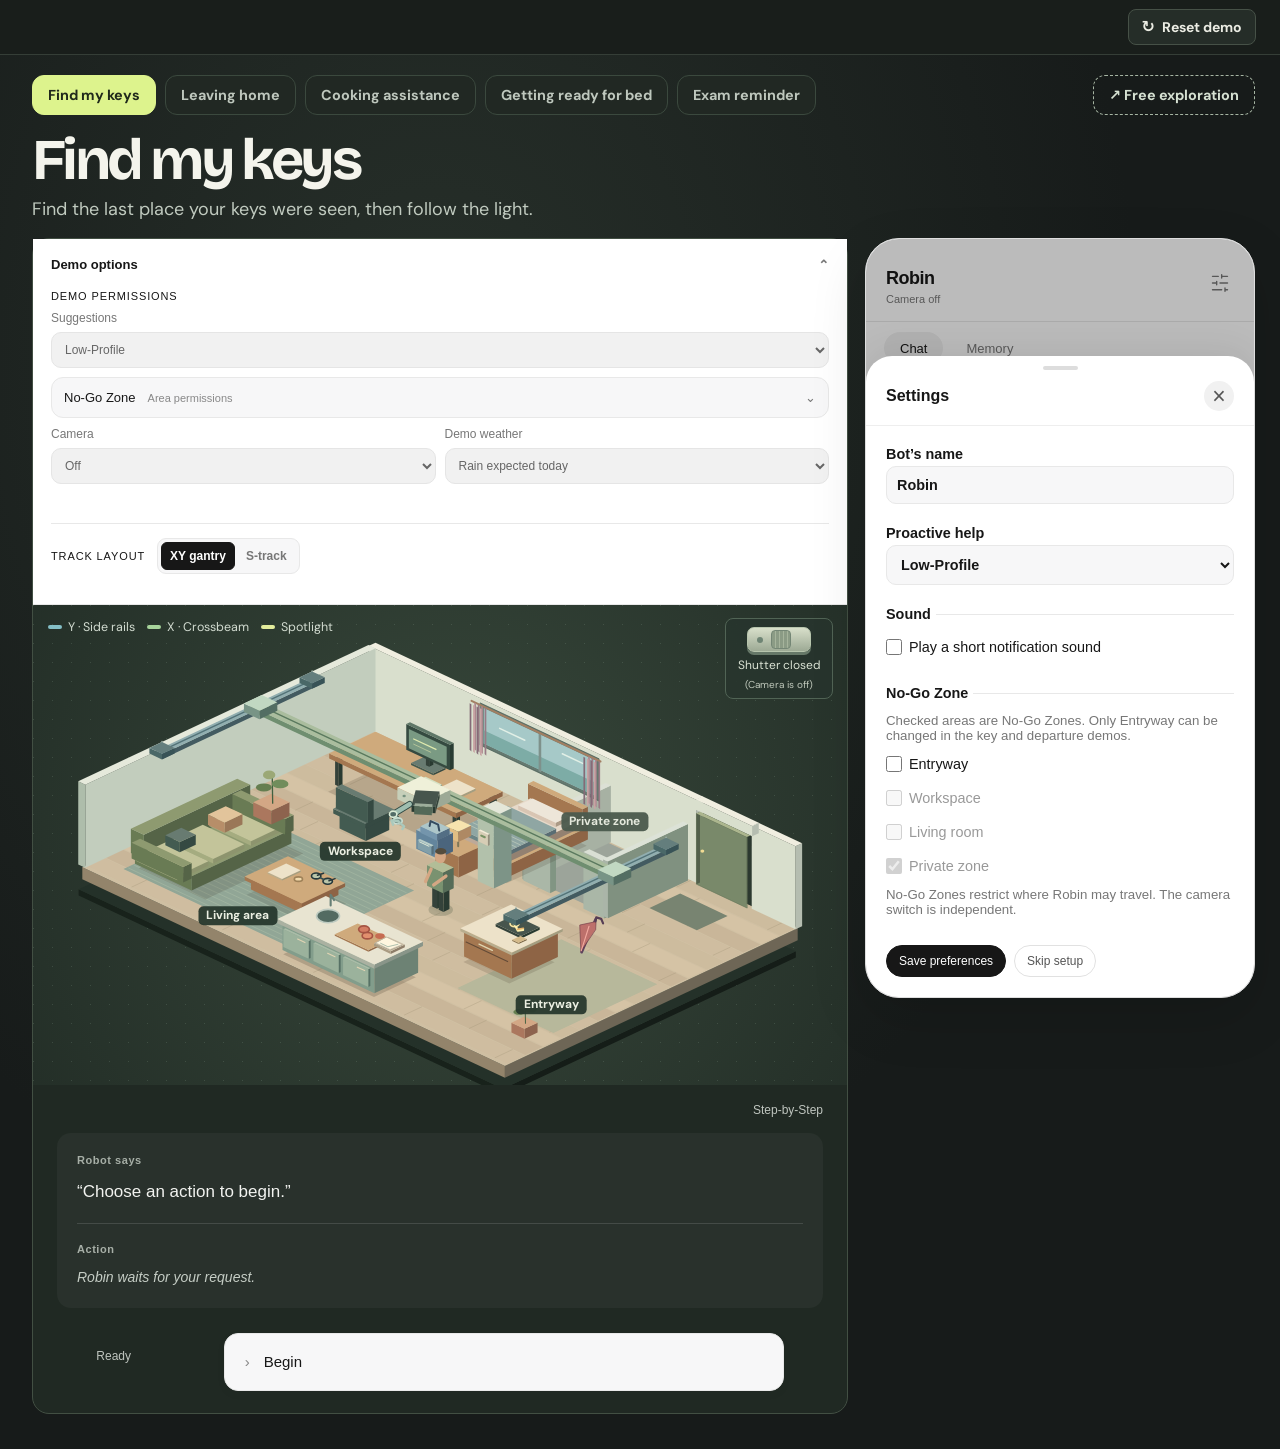
<file: web/index.html>
<!doctype html>
<html lang="en">
<head>
  <meta charset="utf-8">
  <meta name="viewport" content="width=device-width, initial-scale=1">
  <meta name="description" content="An interactive HCI prototype for an indoor AI companion with user-controlled sensing.">
  <meta name="theme-color" content="#171b1a">
  <title>HCI AI Companion · Interactive prototype</title>
  <link rel="icon" href="data:,">
  <link rel="stylesheet" href="./styles.css?v=84e3003f2086">
  <link rel="stylesheet" href="./appui/scene-ui.css?v=0397b3983a39">
  <script defer src="./room.js?v=777b081dcc30"></script>
  <script defer src="./scene-flows.js?v=46457f1d2d43"></script>
  <script defer src="./app.js?v=18145478b7ef"></script>
</head>
<body>
  <header class="site-header">
    <span id="brand-name" hidden></span>
    <div class="header-right">
      <button type="button" class="reset-button" data-action="reset"><span aria-hidden="true">↻</span> Reset demo</button>
    </div>
  </header>

  <main>
    <nav class="scene-nav" aria-label="Demo scenes" id="scenes">
      <button type="button" data-action="scene" data-value="keys" aria-current="true">Find my keys</button>
      <button type="button" data-action="scene" data-value="leaving">Leaving home</button>
      <button type="button" data-action="scene" data-value="cooking">Cooking assistance</button>
      <button type="button" data-action="scene" data-value="bedtime">Getting ready for bed</button>
      <button type="button" data-action="scene" data-value="exam">Exam reminder</button>
      <button type="button" class="free-explore" data-action="scene" data-value="free">↗ Free exploration</button>
    </nav>

    <section class="intro" aria-labelledby="scene-title">
      <div>
        <h1 id="scene-title">Find my keys</h1>
        <p id="scene-description">Find the last place your keys were seen, then follow the light.</p>
      </div>
    </section>

    <div class="workspace">
      <section class="studio" aria-labelledby="room-title">
        <header class="studio-header demo-studio-header">
<details class="demo-options" id="demo-options" open><summary>Demo options</summary><div id="privacy-shortcuts" class="privacy-shortcuts"></div><div class="track-options"><span class="shortcut-label">Track layout</span><div class="rail-switch" id="rail-switch" role="group" aria-label="Track layout"><button type="button" data-action="rail" data-value="gantry" aria-pressed="true">XY gantry</button><button type="button" data-action="rail" data-value="track" aria-pressed="false">S-track</button></div></div><p class="locked-note" id="locked-note" hidden>Area permissions and suggestions are fixed for this demo scene.</p></details>
          <div hidden><h2 id="room-title">Room preview</h2><p id="rail-summary"></p></div>
          <div class="rail-controls">
            <button type="button" class="motion-button" data-action="preview-motion"><span aria-hidden="true">▷</span> Preview motion</button>
          </div>
          <span class="camera-badge" id="model-camera"><i aria-hidden="true"></i><span>Camera off</span></span>
        </header>
        <div class="room-view" id="room-view">
          <canvas id="room-canvas" role="img" aria-label="Isometric apartment with a kitchen counter, desk, and bed by a curtained window"></canvas>
          <button type="button" class="resident-toggle" id="resident-toggle" aria-label="Move your character"
            aria-pressed="false" aria-describedby="resident-hint" hidden></button>
          <p class="resident-hint" id="resident-hint" aria-live="polite" hidden></p>
          <div class="room-key" aria-hidden="true">
            <span><i class="key-track"></i><span id="track-key">Y · Side rails</span></span>
            <span id="bridge-key"><i class="key-bridge"></i> X · Crossbeam</span>
            <span><i class="key-light"></i> Spotlight</span>
          </div>
          <button type="button" class="device-detail" id="device-detail" data-action="shutter"
            aria-label="Camera shutter" aria-pressed="false" title="Open camera shutter">
            <span class="device-body" aria-hidden="true"><i class="device-light"></i><i class="device-lens"></i><i class="shutter-plate"></i></span>
            <span id="shutter-state">Shutter closed</span><small id="camera-explanation">(Camera is off)</small>
          </button>
          <p class="motion-status" id="motion-status" hidden></p>
          <span class="room-object-name" id="room-object-name" role="status" hidden></span>
          <p class="room-caption" id="room-caption" hidden></p>
        </div>
        <div class="playback-mode">Step-by-Step</div>
        <div class="narrative-box" id="narrative-box" aria-live="polite"></div>
        <div class="studio-controls" id="scene-controls"></div>
      </section>

      <div class="app-column"><section class="companion" aria-labelledby="companion-title">
        <header class="companion-header">
          <span class="companion-mark" aria-hidden="true"><i></i></span>
          <div><h2 id="companion-title">Robin</h2><p id="companion-status">Camera off</p></div>
        </header>
        <nav class="phone-nav" aria-label="Companion panels" id="phone-nav">
          <button type="button" data-action="panel" data-value="chat" aria-current="true">Chat</button>
          <button type="button" data-action="panel" data-value="reminders">Memory <span id="reminder-count" hidden></span></button>
          <button type="button" data-action="panel" data-value="settings" aria-label="Settings" title="Settings"><svg width="20" height="20" viewBox="0 0 24 24" fill="none" stroke="currentColor" stroke-width="1.7" stroke-linecap="round" stroke-linejoin="round"><path d="M21 4h-7M10 4H3M21 12h-9M8 12H3M21 20h-3M14 20H3M14 2v4M8 10v4M18 18v4"/></svg></button>
        </nav>
        <div class="phone-content" id="phone-content"></div>
        <div class="settings-sheet" id="settings-sheet" aria-hidden="true" inert>
          <button class="sheet-shade" type="button" data-action="close-settings" aria-label="Close settings"></button>
          <section class="settings-surface" role="dialog" aria-modal="true" aria-label="Settings">
            <div class="sheet-handle"></div><div class="sheet-heading"><b>Settings</b><button type="button" data-action="close-settings" aria-label="Close settings">×</button></div>
            <div id="settings-body"></div>
          </section>
        </div>
      </section></div>
    </div>
    <p class="sr-only" id="announcement" aria-live="polite"></p>
  </main>
</body>
</html>
</file>
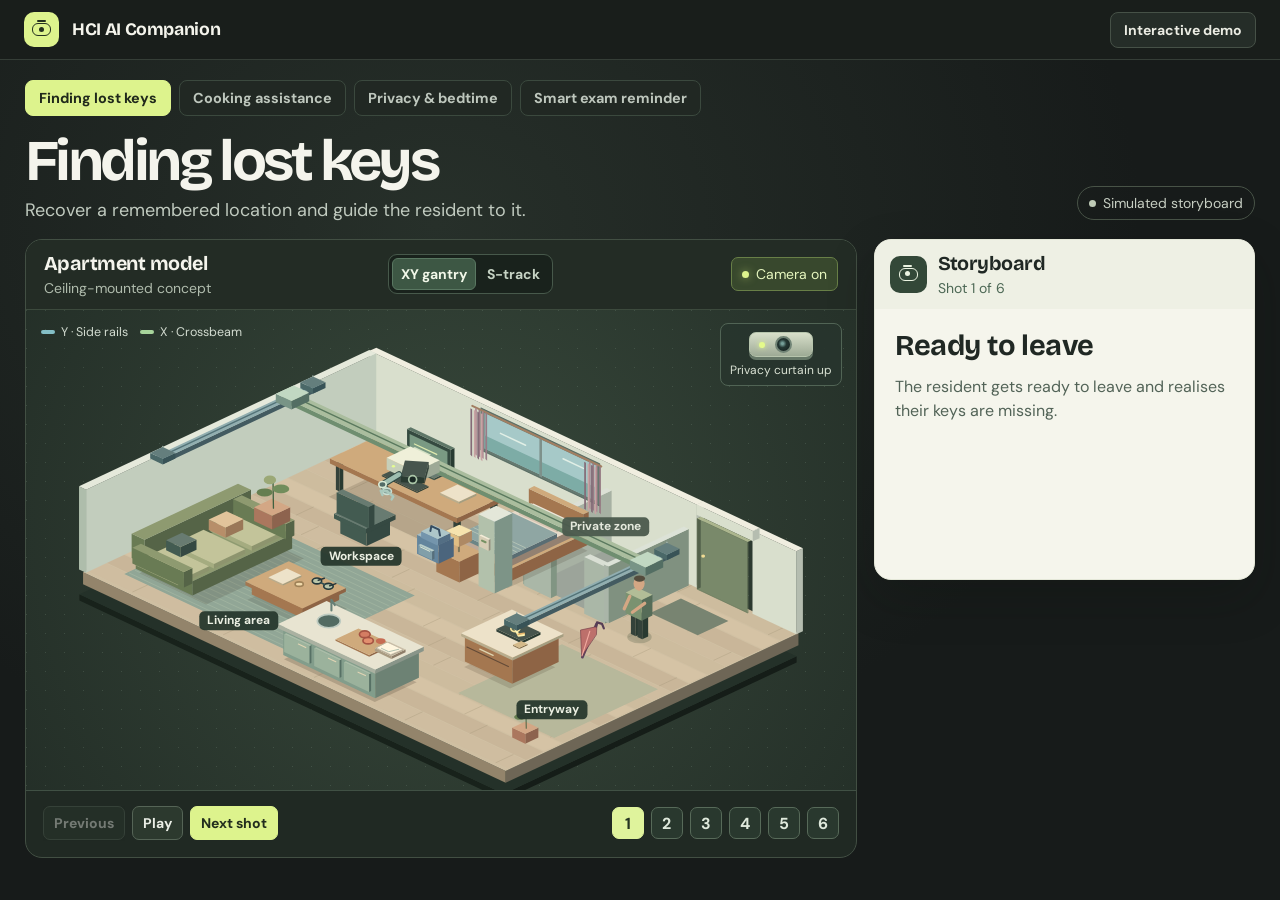
<file: web/storyboards.html>
<!doctype html>
<html lang="en">
<head>
  <meta charset="utf-8">
  <meta name="viewport" content="width=device-width, initial-scale=1">
  <meta name="theme-color" content="#171b1a">
  <title>HCI AI Companion · Storyboards</title>
  <link rel="icon" href="data:,">
  <link rel="stylesheet" href="./styles.css">
  <link rel="stylesheet" href="./storyboards.css">
  <script defer src="./room.js"></script>
  <script defer src="./storyboards.js"></script>
</head>
<body>
  <header class="site-header">
    <div class="brand"><span class="brand-mark" aria-hidden="true"><i></i></span>HCI AI Companion</div>
    <a class="reset-button story-return" href="./index.html">Interactive demo</a>
  </header>
  <main>
    <nav class="scene-nav" id="stories" aria-label="Storyboards">
      <button type="button" data-story="keys" aria-current="true">Finding lost keys</button>
      <button type="button" data-story="cooking">Cooking assistance</button>
      <button type="button" data-story="bedtime">Privacy &amp; bedtime</button>
      <button type="button" data-story="exam">Smart exam reminder</button>
    </nav>
    <section class="intro" aria-labelledby="story-title">
      <div><h1 id="story-title">Finding lost keys</h1><p id="story-description">A remembered location becomes a physical cue.</p></div>
      <span class="sim-label"><i aria-hidden="true"></i> Simulated storyboard</span>
    </section>
    <div class="workspace story-workspace">
      <section class="studio" aria-labelledby="story-title">
        <div id="room-content">
          <header class="studio-header">
            <div class="studio-heading"><h2 id="room-title">Apartment model</h2><p>Ceiling-mounted concept</p></div>
            <div class="rail-switch" id="story-rail" role="group" aria-label="Rail design">
              <button type="button" data-rail-choice="gantry" aria-pressed="true">XY gantry</button>
              <button type="button" data-rail-choice="track" aria-pressed="false">S-track</button>
            </div>
            <span class="camera-badge is-active" id="story-camera"><i aria-hidden="true"></i><span>Camera on</span></span>
          </header>
          <div class="room-view" id="room-view">
            <canvas id="room-canvas" role="img" aria-label="Apartment storyboard"></canvas>
            <div class="room-key" aria-hidden="true">
              <span><i class="key-track"></i><span id="story-track-key">Y · Side rails</span></span>
              <span id="story-bridge-key"><i class="key-bridge"></i> X · Crossbeam</span>
              <span id="story-clock" class="story-clock" hidden></span>
            </div>
            <div class="device-detail curtain-detail is-active" id="story-shutter" aria-hidden="true">
              <div class="device-body"><i class="device-light"></i><i class="device-lens"></i><i class="curtain-plate"></i></div>
              <span>Privacy curtain up</span>
            </div>
            <p class="motion-status" id="motion-status" hidden></p>
          </div>
        </div>
        <div class="exam-stage" id="exam-stage" hidden></div>
        <div class="studio-controls story-controls" id="story-controls">
          <div class="story-transport">
            <button type="button" class="stage-button" id="previous-shot">Previous</button>
            <button type="button" class="stage-button" id="play-story">Play</button>
            <button type="button" class="stage-button primary" id="next-shot">Next shot</button>
          </div>
          <div class="shot-steps" id="shot-steps" role="group" aria-label="Shots"></div>
        </div>
      </section>
      <section class="companion story-card" id="shot-card" aria-labelledby="shot-title">
        <header class="companion-header">
          <span class="companion-mark" aria-hidden="true"><i></i></span>
          <div><h2>Storyboard</h2><p id="shot-number">Shot 1 of 6</p></div>
        </header>
        <div id="shot-content" class="phone-content" aria-live="polite">
          <h3 id="shot-title">Ready to leave</h3>
          <p id="shot-description" class="panel-lead"></p>
          <div id="shot-lines"></div>
        </div>
      </section>
    </div>
  </main>
</body>
</html>
</file>
<file: web/styles.css>
@font-face{font-family:Bricolage;src:url("./assets/bricolage.woff2") format("woff2");font-weight:500 800;font-display:swap}
@font-face{font-family:DM Sans;src:url("./assets/dm-sans.woff2") format("woff2");font-weight:400 700;font-display:swap}

:root{
  color-scheme:dark;
  font-family:"DM Sans",system-ui,sans-serif;
  color:#f4f4ec;
  background:#171b1a;
  --paper:#f5f5ec;
  --ink:#202824;
  --muted:#adb8ae;
  --lime:#ddf38d;
  --line:#39443c;
}
*,*::before,*::after{box-sizing:border-box}
body{margin:0;min-width:300px;min-height:100vh;background:radial-gradient(ellipse at 34% 25%,#27302a 0%,#171b1a 59%)}
button,input,select{font:inherit}
button{cursor:pointer}
button:focus-visible,input:focus-visible,select:focus-visible,summary:focus-visible{outline:3px solid #81bcec;outline-offset:3px}
[hidden]{display:none!important}
.site-header{height:70px;border-bottom:1px solid #353e37;padding-inline:max(24px,calc((100% - 1360px)/2));display:flex;align-items:center;justify-content:space-between;gap:16px;background:#191e1b}
.brand,.header-right{display:flex;align-items:center;gap:13px}
.brand{font-family:Bricolage,system-ui,sans-serif;font-weight:700;font-size:1.1rem;letter-spacing:-.02em}
.brand-mark,.companion-mark{display:grid;place-items:center;border-radius:10px;width:35px;height:35px;background:var(--lime);color:#253120;flex:none}
.brand-mark i,.companion-mark i{width:19px;height:13px;border:1.6px solid currentColor;border-radius:6px;position:relative}
.brand-mark i::before,.companion-mark i::before{content:"";position:absolute;width:5px;height:5px;border-radius:50%;background:currentColor;left:5.5px;top:2.5px}
.brand-mark i::after,.companion-mark i::after{content:"";position:absolute;width:9px;left:3.5px;height:2px;border-radius:4px;top:-4px;background:currentColor}
.prototype-label{font-size:.875rem;color:var(--muted)}
.reset-button{background:#252d28;color:#ebece3;border:1px solid #465147;border-radius:8px;padding:8px 13px;font-size:.875rem;font-weight:700;white-space:nowrap}
.reset-button span{display:inline-block;font-size:1rem;line-height:1;margin-right:4px}
.reset-button:hover{background:#353f35}
main{max-width:1410px;margin:auto;padding:29px 25px 35px}
.scene-nav{display:flex;align-items:center;flex-wrap:wrap;gap:8px}
.scene-nav button{background:#212823;color:#bec7bd;border:1px solid #3b493e;border-radius:8px;padding:8px 13px;font-weight:700;font-size:.9rem}
.scene-nav .story-link{color:#e0efc5;border:1px solid #60734f;border-radius:8px;padding:8px 13px;font-weight:700;font-size:.9rem;text-decoration:none}
.scene-nav .story-link:hover{background:#3b4a31}
.scene-nav .story-link:focus-visible{outline:3px solid #81bcec;outline-offset:3px}
.scene-nav button[aria-current="true"]{background:var(--lime);color:#20291b;border-color:var(--lime)}
.scene-nav button:hover:not([aria-current="true"]){background:#313b32;color:#f5f6ef}
.intro{display:flex;justify-content:space-between;align-items:end;gap:18px;margin:22px 0 22px}
h1,h2,p{margin:0}
h1{font:700 clamp(2.38rem,5.1vw,4.5rem)/.99 Bricolage,system-ui,sans-serif;letter-spacing:-.062em}
.intro p{color:#c0cabf;margin-top:11px;font-size:clamp(.96rem,1.45vw,1.125rem)}
.sim-label{font-size:.875rem;color:#c6cec2;border:1px solid #485347;border-radius:20px;display:flex;align-items:center;gap:7px;padding:7px 11px;white-space:nowrap;margin-bottom:2px}
.sim-label i{width:7px;height:7px;border-radius:50%;display:block;background:#bfcbb7}

.workspace{display:grid;grid-template-columns:minmax(0,2.18fr) minmax(335px,1fr);align-items:start;gap:17px}
.studio{background:#202923;border:1px solid #424f43;border-radius:17px;overflow:hidden}
.studio-header{min-height:67px;display:flex;align-items:center;justify-content:space-between;gap:10px;padding:12px 18px;background:#232c25;border-bottom:1px solid #3c4a3d}
.studio-header h2,.companion-header h2{font:700 1.23rem/1.2 Bricolage,system-ui,sans-serif;letter-spacing:-.027em}
.studio-header p{color:#b0bcad;font-size:.875rem;margin-top:3px}
.studio-heading{min-width:0}
.rail-controls,.rail-switch{display:flex;align-items:center;gap:7px}
.rail-switch{gap:2px;padding:3px;background:#19221c;border:1px solid #47594b;border-radius:9px}
.rail-switch button,.motion-button{font-size:.875rem;font-weight:700;white-space:nowrap;border-radius:6px;padding:6px 8px}
.rail-switch button{background:transparent;border:1px solid transparent;color:#c6d3c4}
.rail-switch button:hover,.motion-button:hover{background:#3a4b3d;color:#f0f5ec}
.rail-switch button[aria-pressed="true"]{color:#f1f7e8;background:#3d5744;border-color:#597761}
.motion-button{background:#2d3b30;border:1px solid #526657;color:#e4eee2}
.motion-button span{margin-right:3px;color:#ddf38d}
.camera-badge{font-size:.875rem;color:#d8dfd5;border:1px solid #536055;background:#2d382f;padding:7px 10px;border-radius:7px;display:flex;align-items:center;gap:7px;white-space:nowrap}
.camera-badge i{width:7px;height:7px;display:block;flex:none;background:#a4afa4;border-radius:50%}
.camera-badge.is-active{border-color:#687f47;color:#e6f6be;background:#38482d}
.camera-badge.is-active i{background:var(--lime);box-shadow:0 0 8px #d2f17c8a}
.room-view{height:clamp(340px,35vw,500px);position:relative;overflow:hidden;background:#252f27}
#room-canvas{display:block;width:100%;height:100%}
.room-object-name{position:absolute;z-index:1;width:max-content;max-width:calc(100% - 12px);padding:4px 8px;border:1px solid #78917c;border-radius:6px;background:#26392e;color:#f4f8e9;font-size:.75rem;font-weight:700;line-height:1.2;box-shadow:0 2px 6px #16241a55;pointer-events:none}
.resident-toggle{position:absolute;width:44px;height:44px;transform:translate(-50%,-50%);border:1px solid transparent;border-radius:50%;background:none}
.resident-toggle:not(:disabled):hover,.resident-toggle[aria-pressed=true]{border-color:#d8f0ad;background:#d8f0ad20}
.resident-toggle:disabled{cursor:default}
.resident-hint{position:absolute;bottom:7px;left:10px;max-width:calc(100% - 20px);margin:0;padding:4px 8px;border-radius:6px;background:#273a2fec;color:#edf5e4;font-size:.75rem;pointer-events:none}
.room-view[data-resident-selected=true] #room-canvas{cursor:crosshair}
.room-key{position:absolute;left:15px;top:14px;display:flex;flex-wrap:wrap;gap:5px 12px;max-width:calc(100% - 143px);color:#d2dbd0;font-size:.78rem;pointer-events:none}
.room-key span{display:flex;align-items:center;gap:6px}
.room-key i{display:block;width:14px;height:4px;border-radius:3px}
.key-track{background:#84bfc6}
.room-view[data-rail="track"] .key-track{background:#83a786}
.key-bridge{background:#a7d49b}
.key-light{background:#e3ed9c}
.device-detail{position:absolute;top:13px;right:14px;display:grid;justify-items:center;gap:5px;min-width:108px;padding:8px 9px 7px;border:1px solid #516455;background:#28352dea;color:#d9e1d3;border-radius:8px;font-size:.75rem}
.device-detail:not(:disabled):hover{border-color:#b6caa8;background:#384b3e}
.device-detail:disabled{cursor:default}
.device-body{position:relative;width:64px;height:25px;border:1px solid #b7c5ad;border-radius:7px;background:linear-gradient(#d8dfca,#9daa95);box-shadow:0 3px 0 #667868;overflow:hidden}
.device-light,.device-lens,.shutter-plate{position:absolute}
.device-light{width:6px;height:6px;border-radius:50%;left:9px;top:9px;background:#6e8474}
.device-lens{width:17px;height:17px;left:25px;top:3px;border:2px solid #718476;border-radius:50%;background:radial-gradient(circle at 42% 43%,#759f99 1px,#243733 4px,#121b1a 100%)}
.shutter-plate{width:20px;height:19px;left:23px;top:2px;border:1px solid #748675;border-radius:4px;background:repeating-linear-gradient(90deg,#8b9b85 0 3px,#a6b49c 3px 4px);transition:translate .28s ease}
.device-detail.is-active .shutter-plate{translate:22px 0}
.device-detail.is-active .device-light{background:#e4fa8b;box-shadow:0 0 5px #ddf38d}
.device-detail.flash-shutter{animation:shutter-confirm .65s ease-out}
@keyframes shutter-confirm{0%{box-shadow:0 0 0 0 #c6d8c0b8}100%{box-shadow:0 0 0 10px #c6d8c000}}
.motion-status{position:absolute;top:43px;left:15px;border:1px solid #607e6b;background:#273a2fef;color:#eef5d9;border-radius:6px;padding:4px 7px;font-weight:700;font-size:.78rem;pointer-events:none}
.room-caption{position:absolute;bottom:14px;left:14px;right:14px;margin:0 auto;max-width:max-content;border:1px solid #607254;background:#1a241bec;padding:7px 12px;border-radius:7px;color:#edf4de;font-size:.875rem;text-align:center}
.studio-controls{display:flex;flex-wrap:wrap;column-gap:14px;row-gap:8px;align-items:center;padding:14px 17px 15px;border-top:1px solid #405044;min-height:91px}
.studio-controls:empty{display:none}
.delivery-queue{width:100%;display:flex;flex-wrap:wrap;align-items:center;gap:8px 12px;color:#e1e9d9;font-size:.82rem}
.delivery-queue ol{display:flex;flex-wrap:wrap;gap:7px;list-style:none;margin:0;padding:0}
.delivery-queue li{padding:4px 8px;border:1px solid #556859;border-radius:6px}
.delivery-queue li[aria-current=step]{background:#dfeacc;border-color:#dfeacc;color:#273a2d}
.studio-controls p{font-size:.875rem;color:#c1ccc0;flex-basis:100%}
.studio-actions,.inline-actions,.chip-list{display:flex;flex-wrap:wrap;gap:8px;align-items:center}
.stage-button{color:#e9ede5;border:1px solid #556456;border-radius:7px;background:#2c392e;padding:7px 10px;font-weight:700;font-size:.875rem;line-height:1.3}
.stage-button:hover{background:#435446}
.stage-button.primary{background:var(--lime);color:#222d1d;border-color:var(--lime)}
.stage-button.primary:hover{background:#efffba}

.companion{color-scheme:light;background:var(--paper);color:var(--ink);border:1px solid #e4e7d8;border-radius:17px;overflow:hidden;min-width:0;box-shadow:0 18px 47px #0c100d38}
.companion-header{min-height:67px;display:flex;align-items:center;gap:11px;padding:12px 15px;background:#eef0e4}
.companion-mark{width:37px;height:37px;background:#334838;color:#ecf4e2}
.companion-header p{font-size:.875rem;margin-top:3px;color:#4c6754}
.phone-nav{display:flex;border-block:1px solid #d7dccd;padding:0 12px;gap:5px;background:#f0f2e8}
.phone-nav button{flex:1;font-size:.9rem;border:0;border-bottom:2px solid transparent;color:#4d5d50;font-weight:700;background:transparent;padding:11px 6px 9px}
.phone-nav button[aria-current="true"]{border-bottom-color:#4c6545;color:#1e3426}
.phone-nav button:hover{background:#e7ecdd}
#reminder-count{background:#dbe9b6;color:#2d4121;padding:1px 5px;border-radius:12px;font-size:.75rem}
.phone-content{min-height:430px;padding:16px}
.phone-content h3{font:700 1.23rem/1.2 Bricolage,system-ui,sans-serif;letter-spacing:-.02em;margin:0 0 7px}
.panel-lead{font-size:.9rem;color:#526357;line-height:1.46;margin:0 0 13px}
.chat-layout{display:flex;flex-direction:column;min-height:398px}
.transcript{display:flex;flex-direction:column;gap:9px;min-height:128px;max-height:253px;overflow:auto;padding:2px 4px 7px 1px;scrollbar-color:#a4b59b transparent;scrollbar-width:thin}
.message{max-width:95%;width:fit-content;padding:9px 11px;border-radius:10px;font-size:.925rem;line-height:1.42;overflow-wrap:anywhere;background:#e6ebdf;border:1px solid #dce4d6}
.message.user{align-self:flex-end;background:#deeab5;border-color:#d7e3ab}
.message details,.detail-box details{font-size:.875rem;margin-top:6px;color:#3f5945}
.message summary,.detail-box summary{cursor:pointer;font-weight:700}
.observation dl,.detail-box dl{display:grid;grid-template-columns:auto 1fr;column-gap:8px;row-gap:3px;margin:7px 0 0}
.observation dt,.detail-box dt{font-weight:700}
.observation dd,.detail-box dd{margin:0}
.chat-bottom{margin-top:auto;padding-top:12px}
.chip-list{margin:0 0 9px}
.chip{border:1px solid #aebba7;border-radius:16px;background:#f8f9f2;color:#334a37;padding:6px 10px;font-size:.85rem;font-weight:700;text-align:left}
.chip:hover{background:#e8eedc}
.composer{display:flex;gap:7px;align-items:stretch}
input[type="text"],input[type="time"],select{background:#fbfcf6;color:var(--ink);border:1px solid #aab9a5;border-radius:7px;padding:8px 9px;min-width:0}
.composer input{flex:1;width:100%}
.phone-button{background:#f7f9f0;border:1px solid #a6b9a3;border-radius:7px;color:#304836;padding:7px 10px;font-size:.875rem;font-weight:700}
.phone-button:hover{background:#e3edd7}
.phone-button.primary{background:#344c39;border-color:#344c39;color:#fff}
.phone-button.primary:hover{background:#49694f}
.inline-actions{margin-top:8px}
.detail-box,.reminder-list li{margin:9px 0 1px;padding:10px;border-radius:9px;border:1px solid #ccd9c7;background:#edf2e5;font-size:.9rem;line-height:1.42}
.detail-box label{display:block;font-weight:700;margin-bottom:5px}
.reminder-list{list-style:none;padding:0;margin:0}
.reminder-list .reminder-row{display:flex;align-items:start;justify-content:space-between;gap:9px}
.reminder-row b{overflow-wrap:anywhere}
.reminder-row span{color:#516653}
.reminder-row button{flex:none}
.settings-layout{display:grid;gap:12px}
.control-group{border:0;border-top:1px solid #ccd6c8;margin:0;padding:8px 0 0;min-width:0}
.control-group legend{font-weight:700;padding:0 5px 0 0;font-size:.9rem}
.field-label{display:flex;flex-direction:column;gap:4px;font-size:.9rem;font-weight:700}
.field-check{align-items:center;display:flex;gap:7px;min-height:28px;font-size:.9rem}
.field-check input{width:16px;height:16px;accent-color:#3e6346;margin:0;flex:none}
.zone-note{font-size:.83rem;color:#526155;margin:4px 0}
.settings-layout select{width:100%}
.settings-privacy{display:flex;align-items:center;justify-content:space-between;gap:8px;font-size:.9rem}
.setup-form .inline-actions{margin-top:3px}
.sr-only{position:absolute;width:1px;height:1px;padding:0;margin:-1px;overflow:hidden;clip:rect(0,0,0,0);white-space:nowrap;border:0}

@media(max-width:980px){
  .workspace{grid-template-columns:minmax(0,1.5fr) minmax(300px,1fr);gap:12px}
  .room-view{height:clamp(315px,45vw,400px)}
  main{padding-inline:19px}
}
@media(max-width:1130px){
  .studio-header{flex-wrap:wrap}
  .rail-controls{order:1}
}
@media(min-width:746px) and (max-height:915px){
  .site-header{height:60px}
  main{padding-top:20px}
  .intro{margin:17px 0}
  h1{font-size:clamp(2.45rem,4.5vw,3.7rem)}
  .intro p{margin-top:8px}
  .room-view{height:clamp(280px,calc(100vh - 420px),500px)}
  .phone-content{min-height:377px}
  .chat-layout{min-height:345px}
}
@media(max-width:745px){
  .workspace{grid-template-columns:minmax(0,1fr)}
  .room-view{height:clamp(272px,63vw,425px)}
  .phone-content,.chat-layout{min-height:340px}
  .site-header{padding-inline:16px;height:61px}
  .brand{font-size:1rem;gap:8px}
  .brand-mark{width:31px;height:31px}
  main{padding:19px 14px 25px}
  .intro{margin:19px 0 17px}
  .scene-nav{gap:6px}
  .scene-nav button{padding:7px 9px;font-size:.875rem}
  .prototype-label{display:none}
}
@media(max-width:460px){
  .intro{align-items:flex-start;flex-direction:column;gap:9px}
  .sim-label{padding:4px 8px;font-size:.8rem}
  .room-key{top:9px;left:9px;font-size:.73rem}
  .motion-status{top:53px;left:9px;font-size:.73rem}
  .device-detail{top:9px;right:9px;min-width:89px;padding:5px 6px;gap:3px;font-size:.69rem}
  .studio-header{min-height:60px;padding:10px 12px}
  .studio-controls{padding:11px 12px 12px}
  .room-caption{bottom:7px;left:7px;right:7px}
  .stage-button{padding:7px 8px}
}
@media(prefers-reduced-motion:reduce){
  .shutter-plate{transition:none}
  .device-detail.flash-shutter{animation:none}
}
</file>
<file: web/appui/scene-ui.css>
/* Robin app shell, shared with the teammate's existing scene behavior. */
.companion .voice-input-button{display:grid;place-items:center;width:32px;height:38px;flex:none;border:0;background:none;color:#777;padding:7px;cursor:pointer;border-radius:50%}.voice-input-button svg{width:18px;height:21px}.companion .voice-input-button:hover{background:#f1f1f1}
.companion .message.voice-message{align-self:flex-end;background:#f1f1f1;border:0;padding:11px 14px;border-radius:18px 18px 5px 18px;font-style:italic}.message .voice-transcript{display:inline-flex;vertical-align:-2px;margin:0 6px 0 0;gap:0}.voice-transcript svg{width:12px;height:14px}
.memory-section-label{display:block;margin:23px 3px 10px;color:#888;font-size:12px;font-weight:500}.memory-section-label:first-of-type{margin-top:18px}.companion .memory-demo-search{display:flex;align-items:center;gap:8px;margin:0 0 12px;font-size:13px}.memory-demo-search svg{width:17px;height:17px;flex:none}.memory-item{border:1px solid #e8e8e8;border-radius:17px;margin-bottom:10px;overflow:hidden;background:#fff}.memory-item summary{display:flex;align-items:center;gap:9px;padding:15px 14px;cursor:pointer;list-style:none}.memory-item summary::-webkit-details-marker{display:none}.memory-item-title{min-width:0;flex:1;white-space:nowrap;overflow:hidden;text-overflow:ellipsis;font-size:13px;font-weight:550}.memory-item-meta{max-width:46%;white-space:nowrap;overflow:hidden;text-overflow:ellipsis;font-size:11px;color:#888}.memory-item summary>svg{width:14px;height:14px;flex:none;fill:none;stroke:#888;stroke-width:1.6;transition:transform .2s}.memory-item[open] summary{align-items:flex-start;flex-wrap:wrap;padding-bottom:12px}.memory-item[open] .memory-item-title{white-space:normal;flex-basis:calc(100% - 25px);font-size:14px}.memory-item[open] .memory-item-meta{max-width:100%;white-space:normal;order:2;flex-basis:100%;font-size:12px}.memory-item[open] summary>svg{transform:rotate(180deg)}.memory-item-body{padding:0 14px 14px;animation:memory-expand .2s ease}.memory-item-body>p{font-size:13px;line-height:1.6;color:#777;margin:0 0 14px}.memory-item-actions{display:flex;gap:7px;flex-wrap:wrap;padding-top:12px;border-top:1px solid #eee}.companion .memory-item-actions .phone-button{min-height:36px;flex:1;font-size:12px;padding:8px 10px}.companion .memory-item-actions [data-action=reference-memory]{background:#171717;border-color:#171717;color:#fff}.free-reference{background:#fafafa;line-height:1.6}@keyframes memory-expand{from{opacity:0;transform:translateY(-4px)}to{opacity:1;transform:none}}
.zone-permission-list{width:100%;border:1px solid #e8e8e8;background:#f7f7f8;border-radius:12px;padding:12px;color:#171717}.zone-permission-list>summary{display:flex;align-items:center;gap:12px;cursor:pointer;font-size:13px;list-style:none}.zone-permission-list>summary:after{content:'⌄';margin-left:auto;color:#777}.zone-permission-list>summary>span{font-size:11px;color:#888}.zone-permission-list[open]>summary{margin-bottom:12px}.zone-permission-row{display:flex;justify-content:space-between;align-items:center;padding:9px 0;gap:15px;border-top:1px solid #e8e8e8;font-size:12px}.zone-permission-row select{width:130px;background:#fff;color:#171717;border:1px solid #ddd;border-radius:9px;padding:7px;font:inherit}.zone-permission-row select:disabled{color:#999;background:#f1f1f1;cursor:not-allowed}.field-check:has(input:disabled){color:#999}.field-check input:disabled{cursor:not-allowed}
.site-header{justify-content:flex-end;height:55px}.app-column{position:sticky;top:16px;align-self:start}.voice-transcript{display:flex;align-items:center;gap:5px;font-size:10px;color:#888;margin-bottom:6px;font-weight:400;line-height:1.4}.voice-transcript svg{width:12px;height:14px;flex:none}.message.user .voice-transcript{color:#888}
@media(max-width:745px){.app-column{position:static}.site-header{height:50px}}
.demo-options>summary{cursor:pointer;list-style:none;display:flex;justify-content:space-between;align-items:center;font:600 13px -apple-system,BlinkMacSystemFont,"Segoe UI",sans-serif;color:#171717}.demo-options>summary:after{content:'⌄';color:#777}.demo-options[open]>summary{margin-bottom:18px}.demo-options[open]>summary:after{transform:rotate(180deg)}.locked-note{color:#777;font-size:12px;margin:13px 0 0}.demo-select select:disabled{color:#777;opacity:.7;cursor:not-allowed}.narrative-label{display:block;font-size:11px;letter-spacing:.05em;color:#a7afa7;margin-bottom:8px;font-weight:600}.narrative-speech{font-size:17px;color:#f2f3f0}.narrative-box hr{border:0;border-top:1px solid #ffffff20;margin:16px 0}.narrative-action{font-size:14px;font-style:italic;line-height:1.7;color:#c5cdc5}.manual-cover{font-weight:750!important;font-style:normal!important}.narrative-box{min-height:180px}.room-caption{display:none!important}#scenes .free-explore{margin-left:auto;border:1px dashed #a6b5a3;background:transparent;color:#d6e1d2}#scenes .free-explore[aria-current=true]{background:#e8eee4;color:#17231b;border-style:solid}.explorable canvas{cursor:pointer}.explore-hint{color:#bfc5bf;font-size:14px;line-height:1.6}.free-memory{border:1px solid #e8e8e8;border-radius:16px;padding:15px;margin:12px 0}.free-memory summary{cursor:pointer;list-style:none;font-size:14px}.free-memory small{display:block;color:#777;font-size:12px;margin-top:5px}.memory-demo-search{width:100%;text-align:left;border:1px solid #e8e8e8;border-radius:12px;padding:12px;background:#f7f7f8;color:#777;margin:12px 0}.free-reference{border:1px solid #e8e8e8;padding:10px;border-radius:12px;font-size:12px;margin-bottom:12px}.free-reference button{float:right;padding:0 6px!important}#app-feedback{position:absolute;z-index:30;bottom:85px;left:18px;right:18px;padding:14px;background:#171717;color:#fff;border-radius:15px;font-size:12px;line-height:1.5;opacity:0;pointer-events:none;transition:opacity .2s}#app-feedback.visible{opacity:1}
.exam-mail{position:relative;height:100%;overflow:hidden}.screenshot-flash{position:absolute;inset:0;background:#fff;animation:screen-flash .4s forwards;pointer-events:none}.ios-screenshot{position:absolute;left:13px;bottom:22px;width:95px;height:155px;background:#fff;border:3px solid #fff;box-shadow:0 5px 24px #0003;border-radius:12px;padding:0;overflow:hidden;cursor:pointer;animation:screenshot-in .45s cubic-bezier(.2,.8,.2,1)}.mini-mail{display:block;height:128px;text-align:left;padding:9px 6px;background:linear-gradient(#dceaff,#fff 40%);color:#17233c}.mini-mail b{display:block;font-size:7px;color:#1769d2}.mini-mail strong{display:block;font-size:9px;margin-top:15px}.mini-mail small{display:block;font-size:5px;margin-top:8px}.mini-mail p{font-size:6px;margin-top:8px}.screenshot-tag{display:block;font-size:7px;color:#777;padding-top:3px}.ios-share-shade{position:absolute;inset:0;background:#0003;animation:fade-in .25s}.ios-share-sheet{position:absolute;bottom:0;left:0;right:0;min-height:45%;padding:0 20px 25px;background:#f7f7f8;border-radius:25px 25px 0 0;box-shadow:0 -8px 40px #0002;animation:share-rise .4s cubic-bezier(.22,.8,.22,1)}.share-image-heading{display:flex;align-items:center;gap:12px;padding:17px 0;border-bottom:1px solid #e2e2e2}.share-image-heading b{font-size:13px;display:block}.share-image-heading small{font-size:11px;display:block;margin-top:4px}.share-mini{width:35px;height:45px;border:1px solid #ddd;border-radius:5px;background:#fff;display:grid;place-items:center;color:#1769d2}.share-app-row{padding:19px 0}.share-app{border:0;background:none;display:grid;gap:6px;text-align:center;font-size:11px;color:#171717;cursor:pointer}.share-app>span{display:grid;place-items:center;width:52px;height:52px;background:#171717;color:#fff;font-size:23px;border-radius:13px}.share-confirm{border:0;background:#fff;width:100%;padding:14px;color:#171717;border-radius:13px;font-size:14px;font-weight:600;cursor:pointer}@keyframes screen-flash{from{opacity:1}to{opacity:0}}@keyframes screenshot-in{from{transform:scale(.4) translate(-60px,100px);opacity:0}to{transform:none;opacity:1}}@keyframes share-rise{from{transform:translateY(100%)}to{transform:none}}@keyframes fade-in{from{opacity:0}to{opacity:1}}
.companion.external-mail>.companion-header,.companion.external-mail>.phone-nav{display:none}.companion.external-mail{background:#eef5ff}
.shared-exam-image{margin-top:10px;border:1px solid #d8e2ef;border-radius:12px;background:linear-gradient(#e4efff,#fff 45%);padding:16px;color:#17233c}.shared-exam-image small{display:block;color:#66758b;font-size:9px;margin-bottom:22px}.shared-exam-image b{display:block;font-size:13px}.shared-exam-image p{font-size:12px;margin-bottom:0}
.playback-mode{display:flex;justify-content:flex-end;align-items:center;gap:14px;padding:18px 24px 0;color:#bfc5bf;font:12px -apple-system,BlinkMacSystemFont,"Segoe UI",sans-serif}.playback-mode label{display:flex;align-items:center;gap:7px}.playback-mode input{accent-color:#ddd}.narrative-box{margin:16px 24px 0;padding:18px 20px;border-radius:14px;background:#ffffff0a;color:#e7e9e5;min-height:94px;font:400 16px/1.7 -apple-system,BlinkMacSystemFont,"Segoe UI",sans-serif}.flow-progress{max-width:560px;margin:0 auto 13px;color:#bfc5bf;font:12px -apple-system,BlinkMacSystemFont,"Segoe UI",sans-serif}.exam-mail{margin:-18px;padding:24px 20px;background:linear-gradient(#e4efff,#fff 50%);min-height:100%;color:#17233c}.exam-mail .mail-brand{color:#1769d2;font-weight:700;margin:0 0 40px}.exam-mail h3{font-size:23px}.exam-mail small{color:#66758b}.exam-mail h4{margin-top:36px;font-size:18px}.exam-mail p{font-size:14px;line-height:1.7}.capture-label{margin-top:32px;background:#fff;border:1px solid #ccddf4;padding:15px;border-radius:12px;font-size:13px}.mock-share{margin-top:35px;border:1px solid #e8e8e8;background:#f7f7f8;border-radius:24px;padding:20px;box-shadow:0 -10px 35px #0001}.screenshot-attachment{padding:12px;margin-bottom:8px;border:1px solid #e8e8e8;border-radius:14px;font-size:12px}.screenshot-attachment small{display:block;color:#777;margin-top:5px}
.demo-studio-header .shortcut-label{color:#171717}.demo-select select{color:#171717}.demo-select option{color:#171717}#demo-feedback,#settings-feedback{color:#171717;font-size:12px;text-align:right;width:100%;min-height:16px}
.demo-studio-header .motion-button{display:none}.demo-select{display:flex;flex-direction:column;gap:7px;font-size:12px;color:#777;flex:1;min-width:170px}.demo-select select{background:#f1f1f1;color:#666;border:1px solid #e5e5e5;border-radius:10px;padding:9px;font:inherit}.demo-select option{color:#666}.dialogue-options{min-height:58px}
.demo-studio-header #model-camera{display:none}.demo-studio-header .motion-button span{color:#444!important;opacity:1;font-size:17px}#device-detail #camera-explanation{display:block;color:#d9e1d3;opacity:.85}
.companion .chip-list{display:none}
.demo-studio-header{display:flex;flex-wrap:wrap;gap:12px;background:#fff;padding:18px;color:#171717;border-bottom:1px solid #e8e8e8}.demo-studio-header .demo-options{width:100%;padding:0;border:0;background:none}.demo-studio-header .privacy-shortcuts{padding-bottom:12px}.demo-studio-header .track-options{display:flex;align-items:center;flex-wrap:wrap;gap:12px}.demo-studio-header .track-options .shortcut-label{width:auto}.demo-studio-header .rail-controls{order:0}.demo-studio-header .motion-button{background:#f7f7f8;color:#333;border-color:#e8e8e8;border-radius:999px}.demo-studio-header .camera-badge{background:#f7f7f8;color:#666;border-color:#e8e8e8}.demo-studio-header .camera-badge.is-active{color:#333;background:#eee}
.app-column>.companion{order:0}.app-column>.demo-options{order:1}#camera-explanation{display:none}
body>main{padding-left:230px}#scenes{position:fixed;top:100px;left:22px;width:180px;display:flex;flex-direction:column;align-items:stretch;gap:10px}#scenes button,#scenes a{text-align:left;padding:13px 15px;border-radius:12px}#scenes a{margin:0}.app-column{min-width:0;display:flex;flex-direction:column;gap:12px}.app-column .companion{width:100%}.privacy-shortcuts{background:#fff;color:#171717;border:1px solid #e8e8e8;border-radius:18px;padding:14px;display:flex;flex-wrap:wrap;gap:9px;font-family:-apple-system,BlinkMacSystemFont,"Segoe UI",sans-serif}.shortcut-label{width:100%;font-size:11px;color:#888;text-transform:uppercase;letter-spacing:.08em}.privacy-shortcuts button{background:#f7f7f8;border-color:#e8e8e8;color:#333}.privacy-shortcuts small{width:100%;font-size:11px;color:#888}.studio{overflow:visible}.studio-controls{border:0;background:transparent;padding:22px 0 0}.dialogue-caption{font:500 18px/1.5 -apple-system,BlinkMacSystemFont,"Segoe UI",sans-serif;color:#eee;margin-bottom:13px}.dialogue-options{display:grid;gap:10px;padding:20px;background:#ffffff0a;border:1px solid #ffffff24;border-radius:18px}.dialogue-choice{font:500 17px/1.5 -apple-system,BlinkMacSystemFont,"Segoe UI",sans-serif;background:#f7f7f8;color:#171717;border:1px solid #e8e8e8;border-radius:12px;padding:16px 20px;text-align:left;cursor:pointer;transition:transform .18s,background .18s}.dialogue-choice:before{content:'›';margin-right:12px;color:#888}.dialogue-choice:hover{background:#fff;transform:translateX(3px)}
@media(max-width:1100px){body>main{padding-left:190px}#scenes{left:12px;width:155px}}
@media(max-width:745px){body>main{padding-left:14px}#scenes{position:static;width:auto;flex-direction:row;flex-wrap:wrap}.dialogue-choice{font-size:15px}}
.chat-date{text-align:center;font-size:11px;color:#999;margin:8px 0 14px}
.workspace{grid-template-columns:minmax(0,1fr) 390px;align-items:start}
.companion{--ink:#171717;background:#fff;color:#171717;border:1px solid #dedede;border-radius:34px;box-shadow:0 20px 55px #0002;font-family:-apple-system,BlinkMacSystemFont,"Segoe UI",sans-serif;height:760px;max-height:90vh;display:flex;flex-direction:column;position:relative}
.companion button,.companion input,.companion select{font:inherit}
.companion-header{background:#fff;padding:28px 20px 16px;border-bottom:1px solid #e8e8e8;min-height:83px}
.companion-header h2{font:650 18px/1.3 -apple-system,BlinkMacSystemFont,"Segoe UI",sans-serif}
.companion-header p{font-size:11px;color:#777}.companion-mark{display:none}
.phone-nav{position:absolute;right:13px;top:24px;background:#fff;border:0;padding:0;gap:4px}.phone-nav button{flex:none;border:0;border-radius:50%;background:#fff;color:#777;font-size:0;font-weight:500;padding:0;width:33px;height:33px}.phone-nav button:before{font-size:19px}.phone-nav button[data-value=chat]:before{content:'‹'}.phone-nav button[data-value=reminders]:before{content:'☷'}.phone-nav button[data-value=settings]:before{content:'···'}.phone-nav button[aria-current=true]{background:#f1f1f1;color:#171717}.phone-nav button:hover{background:#f1f1f1;color:#171717}.phone-nav #reminder-count{display:none}.companion-header>div{max-width:230px}
.phone-content{padding:18px;flex:1;overflow:auto;min-height:0!important}.chat-layout{display:grid;grid-template-rows:minmax(0,1fr) auto;height:100%;min-height:0;gap:14px}
.transcript{max-height:none;min-height:0;gap:18px;scrollbar-color:#ddd transparent}
.transcript>*{flex-shrink:0}
.message{background:none;border:0;padding:0;max-width:88%;font-size:14px;line-height:1.55;border-radius:0}.message.user{background:#f1f1f1;border:0;padding:11px 14px;border-radius:18px 18px 5px 18px}.message details,.detail-box details{color:#777;font-size:12px}
.chat-bottom{background:#fff;padding-top:12px}.composer{border:1px solid #d9d9d9;border-radius:28px;padding:5px;align-items:center;gap:3px;background:#fff}.companion .composer input{border:0;background:none;border-radius:0;outline:0;padding:9px 8px;font-size:14px}.composer .phone-button.primary{width:38px;height:38px;flex-shrink:0;padding:0;border-radius:50%;background:#171717;border-color:#171717;font-size:20px}.attachment-button{border:0;background:none;color:#777;font-size:25px!important;width:29px;flex-shrink:0;cursor:pointer}
.companion .phone-button,.companion .chip{border:1px solid #e1e1e1;background:#fff;color:#555;border-radius:999px;font-size:12px;padding:8px 12px;font-weight:500}.companion .phone-button.primary{background:#171717;color:#fff;border-color:#171717}.companion .chip:hover,.companion .phone-button:hover{background:#eee;color:#171717}.chip-list{margin-bottom:12px}
.companion .detail-box,.companion .reminder-list li{background:#fafafa;border:1px solid #e8e8e8;border-radius:17px;padding:14px;color:#171717}.companion .panel-lead,.companion .zone-note,.companion .reminder-row span{color:#777}.companion .control-group{border-color:#e8e8e8}.companion input[type=text],.companion input[type=time],.companion select{background:#f7f7f8;border-color:#e8e8e8;border-radius:10px;padding:10px}.companion input[type=checkbox]{accent-color:#171717}.companion .settings-layout{gap:21px}.companion .settings-privacy{gap:8px}.companion h3{font-family:inherit;font-size:18px}.companion .field-check{min-height:34px}.device-detail small{display:block;font-size:10px;opacity:.75}.device-detail{flex-wrap:wrap}
.phone-nav{position:static;align-self:flex-start;padding:10px 18px;gap:7px}.phone-nav button[data-value=chat],.phone-nav button[data-value=reminders]{width:auto;height:32px;font-size:13px;padding:0 16px;border-radius:18px}.phone-nav button:before{content:none!important}.phone-nav button[data-value=settings]{position:absolute;right:18px;top:27px;display:grid;place-items:center}.phone-content[data-panel=chat]{animation:panel-in .25s ease}.phone-content[data-panel=reminders]{animation:panel-in .25s ease}@keyframes panel-in{from{opacity:.4;transform:translateX(12px)}to{opacity:1;transform:none}}
.settings-sheet{position:absolute;inset:0;z-index:20;visibility:hidden;pointer-events:none;transition:visibility .35s}.settings-sheet.open{visibility:visible;pointer-events:auto}.sheet-shade{position:absolute;inset:0;border:0;background:#0004;opacity:0;transition:opacity .3s}.open .sheet-shade{opacity:1}.settings-surface{position:absolute;bottom:0;left:0;right:0;max-height:88%;background:#fff;border-radius:26px 26px 0 0;display:flex;flex-direction:column;transform:translateY(101%);transition:transform .35s cubic-bezier(.22,.8,.22,1);box-shadow:0 -8px 35px #0001}.open .settings-surface{transform:none}.sheet-handle{width:35px;height:4px;background:#ddd;border-radius:4px;margin:10px auto 3px;flex-shrink:0}.sheet-heading{display:flex;justify-content:space-between;align-items:center;padding:8px 20px 14px;border-bottom:1px solid #eee}.sheet-heading button{width:30px;height:30px;border:0;border-radius:50%;background:#f1f1f1;color:#555;font-size:23px;cursor:pointer}#settings-body{overflow:auto;padding:20px}#settings-body .settings-layout>div:first-child{display:none}
@media(prefers-reduced-motion:reduce){.settings-surface,.sheet-shade{transition:none}.phone-content{animation:none!important}}
body>main{padding-left:32px}#scenes{position:static;width:auto;display:flex;flex-direction:row;flex-wrap:wrap;align-items:center;gap:9px}#scenes button,#scenes a{text-align:center;padding:10px 15px}.demo-options{background:#fff;border:1px solid #e8e8e8;border-radius:18px;padding:14px;color:#171717;font-family:-apple-system,BlinkMacSystemFont,"Segoe UI",sans-serif}.demo-options .privacy-shortcuts{border:0;border-radius:0;padding:0 0 14px}.track-options{border-top:1px solid #e8e8e8;padding-top:14px;display:grid;gap:10px}.track-options .rail-switch{align-self:start;justify-self:start;background:#f7f7f8;border-color:#e8e8e8}.track-options .rail-switch button{color:#777;background:transparent;font-size:12px}.track-options .rail-switch button[aria-pressed=true]{background:#171717;color:#fff;border-color:#171717}.studio-header{justify-content:space-between}.studio-header .rail-controls{order:0}
@media(max-width:745px){body>main{padding-left:14px}}
.studio-controls{padding:25px 24px 22px}.dialogue-caption{font-family:-apple-system,BlinkMacSystemFont,"Segoe UI",sans-serif;font-size:14px;font-weight:400;letter-spacing:.01em;color:#bfc5bf;margin:0 auto 15px;padding-left:12px;max-width:560px}.dialogue-options{display:grid;width:100%;max-width:560px;margin:0 auto;padding:0;gap:11px;border:0;border-radius:0;background:none}.dialogue-choice{width:100%;font-size:15px;font-weight:500;padding:15px 20px;border-radius:14px;line-height:1.5;box-shadow:0 3px 10px #0000000a}.dialogue-choice:before{margin-right:14px}.site-header .sim-label{font-size:11px;padding:5px 8px}
@media(max-width:980px){.workspace{grid-template-columns:minmax(0,1fr) 360px}}
@media(max-width:745px){.workspace{grid-template-columns:1fr}.companion{width:min(390px,100%);height:760px;max-height:calc(100svh - 24px);justify-self:center}}

.ai-chat-status{display:flex;align-items:center;justify-content:space-between;gap:12px;margin:0 4px 6px;color:#595959;font-size:12px}
.ai-chat-status a{color:#344632;text-decoration:underline;text-underline-offset:2px}
.companion .voice-input-button[aria-pressed=true]{color:#674342;background:#f8e9e4}
.voice-status{margin:0 4px 8px;color:#4c4c4c;font-size:12px}
.mos-chat-actions{display:flex;flex-wrap:wrap;gap:5px;margin:0 4px 8px}
.companion .mos-chat-actions .chip{padding:5px 8px;color:#35483c;background:#f3f6f1;border-color:#dce5da}
.companion .mos-chat-actions .chip:hover:not(:disabled){background:#e4eee2}
.mos-room-actions{display:flex;justify-content:center;flex-wrap:wrap;gap:8px}
.mos-room-actions .stage-button{border:1px solid #718276;background:#34453b;color:#edf5e9}
</file>
<file: web/storyboards.css>
.story-return{text-decoration:none}
.story-return:focus-visible{outline:3px solid #81bcec;outline-offset:3px}
.story-workspace .studio-header{flex-wrap:nowrap}
.story-controls{display:flex;justify-content:space-between;min-height:67px;gap:10px}
.story-transport,.shot-steps{display:flex;flex-wrap:wrap;align-items:center;gap:7px}
.story-controls button:disabled{cursor:default;opacity:.42}
.shot-steps button{width:32px;height:32px;border-radius:7px;border:1px solid #576a59;background:#29382e;color:#dfe9dc;font-weight:700}
.shot-steps button[aria-current="step"]{background:#dff39c;color:#243321;border-color:#dff39c}
.shot-steps button:hover:not(:disabled){border-color:#9fbb8b}
.story-card .phone-content{padding:20px;min-height:270px}
.story-card .phone-content h3{font-size:clamp(1.4rem,2.25vw,2rem);margin-bottom:12px}
.story-card .panel-lead{font-size:1rem;margin-bottom:18px}
.story-dialogue{display:grid;gap:9px}
.story-dialogue p{width:fit-content;max-width:100%}
.story-dialogue small{display:block;color:#455745;font-weight:700;margin-bottom:4px}
.story-dialogue .assistant{background:#e7eddf;border-color:#cfdac9}
.curtain-plate{position:absolute;width:21px;height:22px;left:23px;top:1px;border:1px solid #748675;border-radius:3px;background:repeating-linear-gradient(0deg,#7b8a74 0 2px,#adbaa0 2px 4px);translate:0 -23px;transition:translate .58s ease-in-out}
.curtain-detail:not(.is-active) .curtain-plate{translate:0 0}
.story-clock{color:#e0eccf;background:#27362e;border:1px solid #607762;border-radius:5px;padding:3px 6px;font-weight:700}
.exam-stage{display:grid;place-items:center;padding:24px;background:radial-gradient(ellipse at 50% 10%,#405b46,#22352b 60%,#1d2c23);min-height:440px}
.exam-phone{color-scheme:light;width:min(100%,330px);border:6px solid #17231c;border-radius:24px;background:#f4f6ec;color:#263b2c;box-shadow:0 15px 42px #17231982;overflow:hidden}
.exam-phone header{padding:15px 17px 11px;border-bottom:1px solid #d6dfcb;background:#e9eee0;font-weight:700;display:flex;justify-content:space-between;gap:8px}
.exam-phone header small{font-weight:400}
.exam-body{display:grid;gap:9px;padding:15px 17px 18px}
.exam-entry{border:1px solid #dce4d6;border-radius:9px;padding:9px 11px;background:#f9fbf4}
.exam-entry p{color:#536750;font-size:.875rem;margin-top:4px}
.exam-entry.skipped{background:#e1ead9;border-color:#bccdb5}
.exam-entry.share{background:#edf1df;border-color:#cad7ba}
@media(max-width:480px){
  .story-workspace .studio-header{flex-wrap:wrap}
  .story-card .phone-content{min-height:0}
  .story-controls .shot-steps{justify-content:flex-start}
  .exam-stage{min-height:0;padding:17px}
  .story-workspace .motion-status{top:67px}
}
@media(prefers-reduced-motion:reduce){.curtain-plate{transition:none}}
</file>
